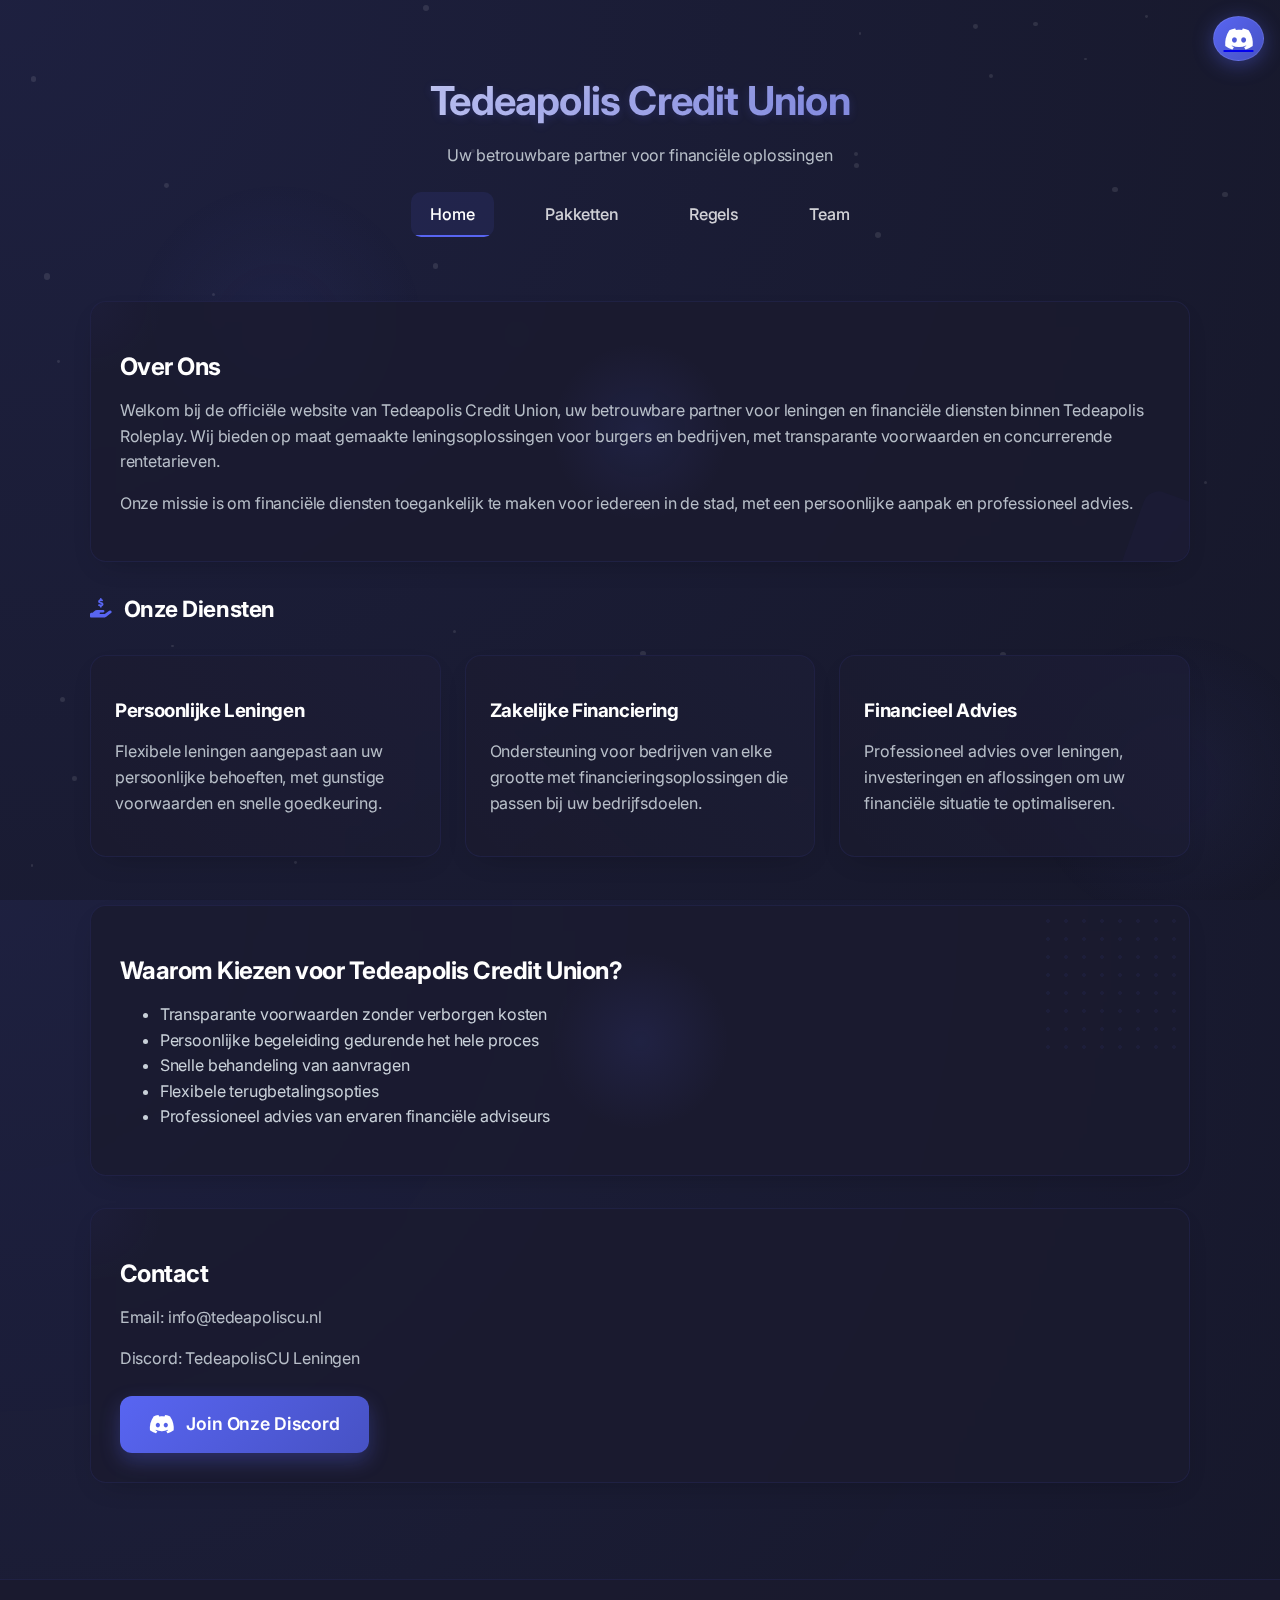
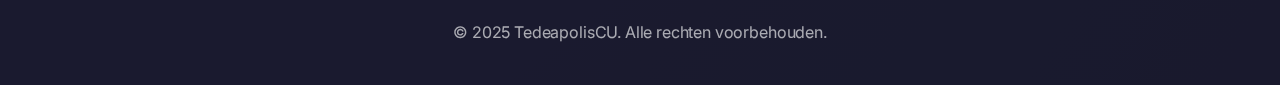
<file: index.html>
<!DOCTYPE html>
<html lang="nl">
<head>
    <meta charset="UTF-8">
    <meta name="viewport" content="width=device-width, initial-scale=1.0">
    <title>TedeapolisCU - Uw Betrouwbare Leningpartner</title>
    <link href="https://fonts.googleapis.com/css2?family=Inter:wght@300;400;500;600;700&family=Roboto+Mono:wght@400;600&display=swap" rel="stylesheet">
    <link rel="stylesheet" href="https://cdnjs.cloudflare.com/ajax/libs/font-awesome/6.4.0/css/all.min.css">
    <link rel="stylesheet" href="css/styles.css">
    <link rel"icon" href="x.ico" type"images/x-icon">
</head>
<body>
    <!-- Animated background -->
    <div class="animated-bg">
        <div class="glow-effect" style="top: 20%; left: 10%;"></div>
        <div class="glow-effect" style="top: 70%; left: 80%;"></div>
    </div>
    
    <header>
        <a href="https://discord.gg/hR5jJbNChc" class="discord-corner" title="Join onze Discord">
            <i class="fab fa-discord"></i>
        </a>
        <h1>Tedeapolis Credit Union</h1>
        <p>Uw betrouwbare partner voor financiële oplossingen</p>
        <nav class="nav">
            <a href="index.html" class="nav-link active">Home</a>
            <a href="pakketten.html" class="nav-link">Pakketten</a>
            <a href="regels.html" class="nav-link">Regels</a>
            <a href="team.html" class="nav-link">Team</a>
        </nav>
    </header>

    <div class="container">
        <section class="glass-card">
            <div class="shape circle"></div>
            <div class="shape square"></div>
            <div class="glow"></div>
            <h2>Over Ons</h2>
            <p>Welkom bij de officiële website van Tedeapolis Credit Union, uw betrouwbare partner voor leningen en financiële diensten binnen Tedeapolis Roleplay. Wij bieden op maat gemaakte leningsoplossingen voor burgers en bedrijven, met transparante voorwaarden en concurrerende rentetarieven.</p>
            <p>Onze missie is om financiële diensten toegankelijk te maken voor iedereen in de stad, met een persoonlijke aanpak en professioneel advies.</p>
        </section>

        <section>
            <h2 class="section-title"><i class="fas fa-hand-holding-usd"></i> Onze Diensten</h2>
            <div class="services">
                <div class="service-card">
                    <div class="service-content">
                        <h3>Persoonlijke Leningen</h3>
                        <p>Flexibele leningen aangepast aan uw persoonlijke behoeften, met gunstige voorwaarden en snelle goedkeuring.</p>
                    </div>
                </div>
                <div class="service-card">
                    <div class="service-content">
                        <h3>Zakelijke Financiering</h3>
                        <p>Ondersteuning voor bedrijven van elke grootte met financieringsoplossingen die passen bij uw bedrijfsdoelen.</p>
                    </div>
                </div>
                <div class="service-card">
                    <div class="service-content">
                        <h3>Financieel Advies</h3>
                        <p>Professioneel advies over leningen, investeringen en aflossingen om uw financiële situatie te optimaliseren.</p>
                    </div>
                </div>
            </div>
        </section>

        <section class="glass-card">
            <div class="shape dots"></div>
            <div class="glow"></div>
            <h2>Waarom Kiezen voor Tedeapolis Credit Union?</h2>
            <ul>
                <li>Transparante voorwaarden zonder verborgen kosten</li>
                <li>Persoonlijke begeleiding gedurende het hele proces</li>
                <li>Snelle behandeling van aanvragen</li>
                <li>Flexibele terugbetalingsopties</li>
                <li>Professioneel advies van ervaren financiële adviseurs</li>
            </ul>
        </section>

        <section class="glass-card">
            <div class="shape circle"></div>
            <h2>Contact</h2>
            <div class="contact-info">
                <p>Email: info@tedeapoliscu.nl</p>
                <p>Discord: TedeapolisCU Leningen</p>
            </div>
            
            <div class="buttons">
                <a href="https://discord.gg/hR5jJbNChc" class="discord-button">
                    <i class="fab fa-discord discord-icon"></i> Join Onze Discord
                </a>
            </div>
        </section>
    </div>

    <footer>
        <p>&copy; 2025 TedeapolisCU. Alle rechten voorbehouden.</p>
    </footer>

    <script>
        function createStars() {
            const bg = document.querySelector('.animated-bg');
            const numberOfStars = 50;
            
            for (let i = 0; i < numberOfStars; i++) {
                const star = document.createElement('div');
                star.classList.add('star');
                
                const size = Math.random() * 5 + 2;
                star.style.width = `${size}px`;
                star.style.height = `${size}px`;
                
                star.style.top = `${Math.random() * 100}%`;
                star.style.left = `${Math.random() * 100}%`;
                
                star.style.animationDelay = `${Math.random() * 8}s`;
                
                bg.appendChild(star);
            }
        }
        
        document.addEventListener('DOMContentLoaded', createStars);
    </script>
</body>
</html>
</file>
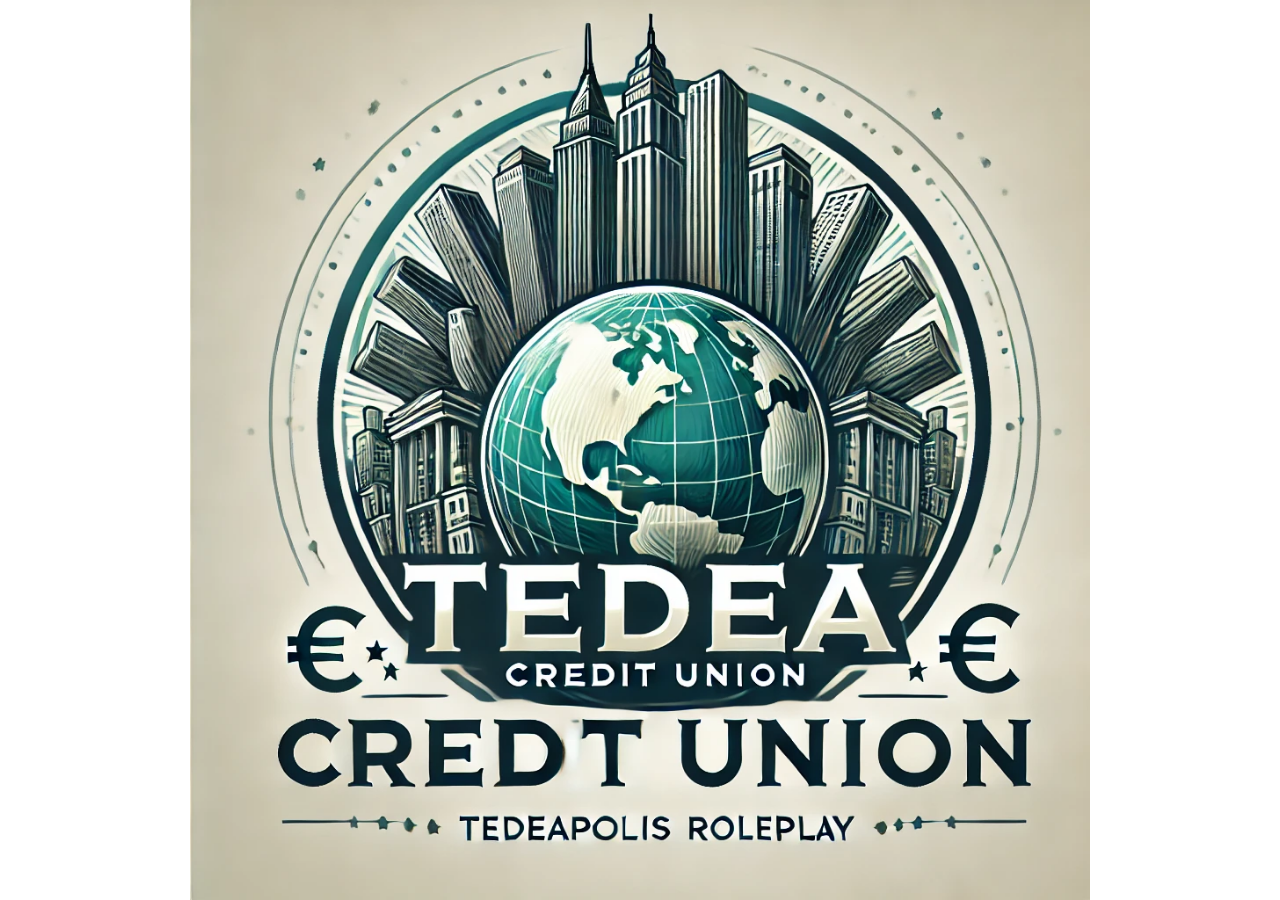
<file: logo.html>
<!DOCTYPE html>
<html>
<head>
    <title>TedeapolisCU Logo</title>
    <link rel="icon" href="images/favicon.ico" type="image/x-icon">
    <meta name="robots" content="noindex">
    <style>
        body, html {
            margin: 0;
            padding: 0;
            height: 100%;
            width: 100%;
            background: transparent;
            display: flex;
            justify-content: center;
            align-items: center;
            overflow: hidden;
        }
        img {
            max-width: 100%;
            max-height: 100%;
            object-fit: contain;
        }
    </style>
</head>
<body>
    <img id="logoImage" alt="TedeapolisCU Logo">

    <script>
        const urlParams = new URLSearchParams(window.location.search);
        const logoType = urlParams.get('type') || 'default';
        
        const logoMap = {
            'default': 'images/tedeapoliscu.png',
            'favicon': 'images/favicon.ico',
        };
        
        const logoPath = logoMap[logoType] || logoMap['default'];
        document.getElementById('logoImage').src = logoPath;
    </script>
</body>
</html>
</file>
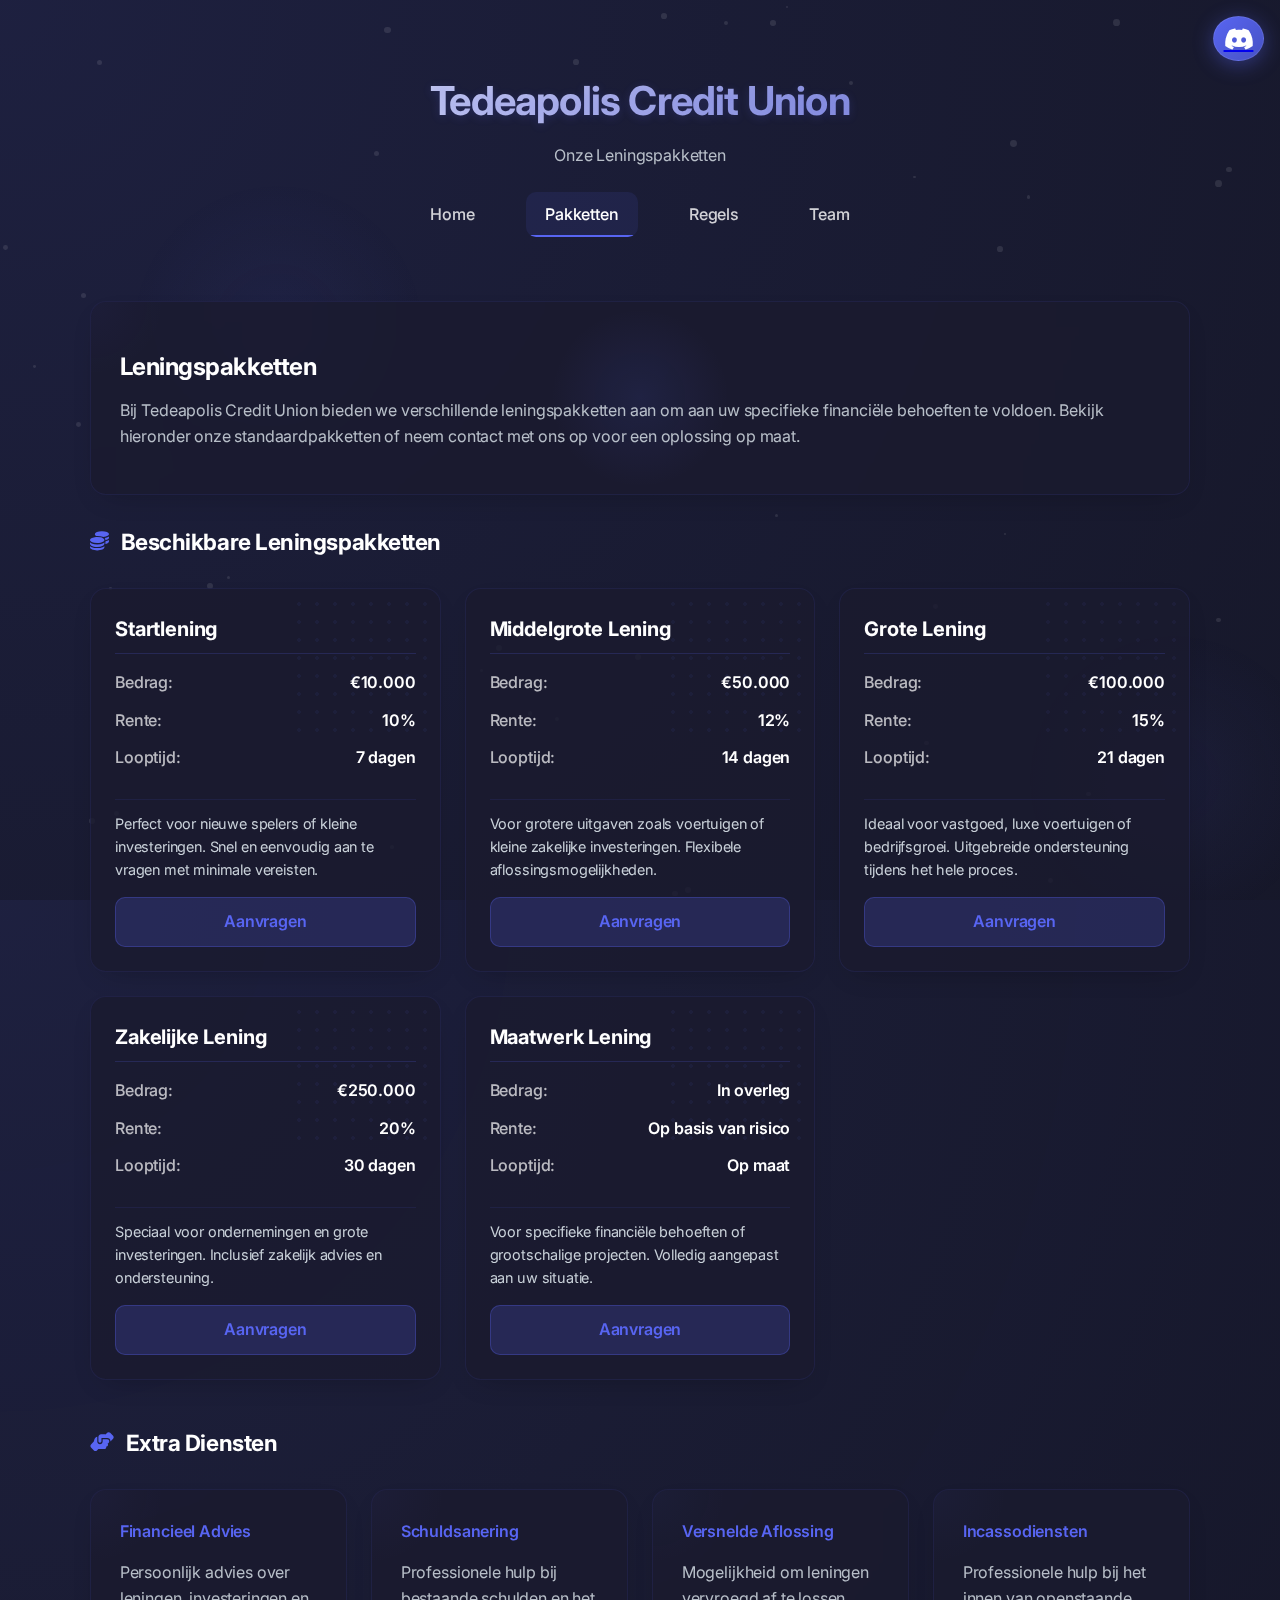
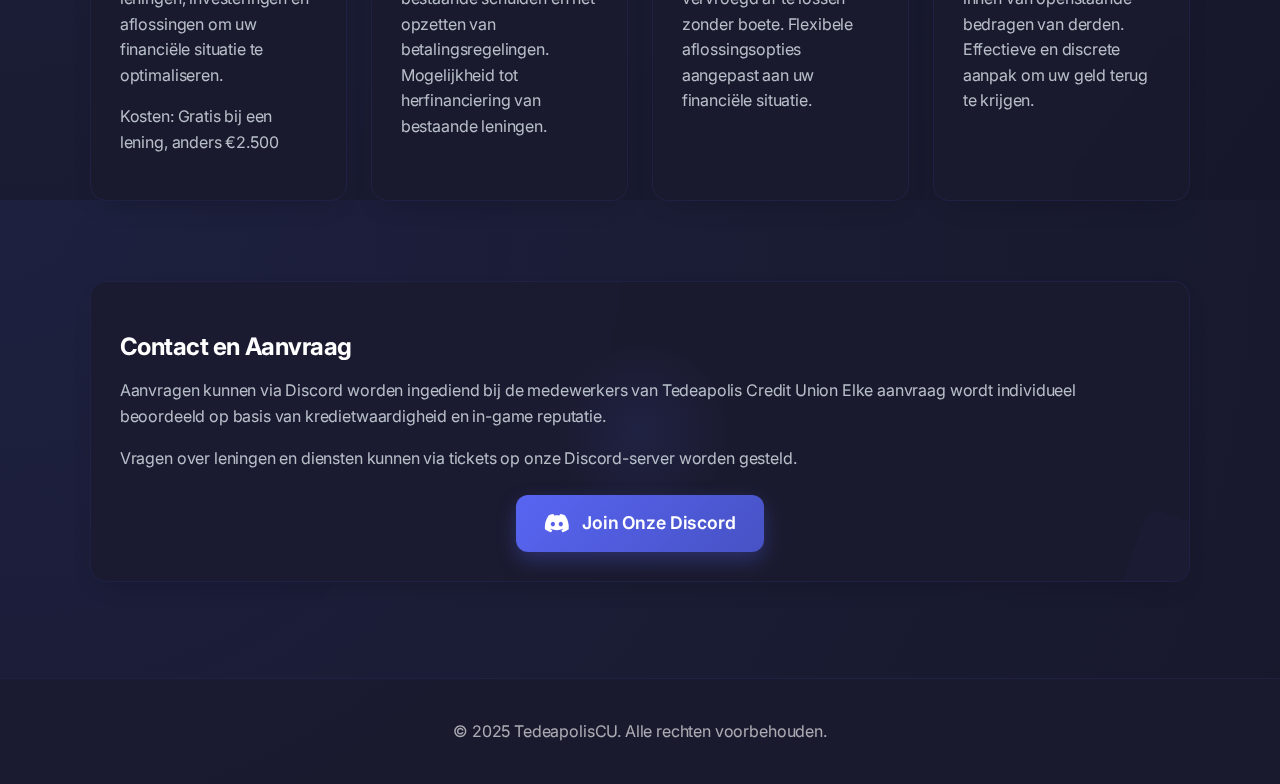
<file: pakketten.html>
<!DOCTYPE html>
<html lang="nl">
<head>
    <meta charset="UTF-8">
    <meta name="viewport" content="width=device-width, initial-scale=1.0">
    <title>Leningspakketten - Tedeapolis Credit Union</title>
    <link href="https://fonts.googleapis.com/css2?family=Inter:wght@300;400;500;600;700&family=Roboto+Mono:wght@400;600&display=swap" rel="stylesheet">
    <link rel="stylesheet" href="https://cdnjs.cloudflare.com/ajax/libs/font-awesome/6.4.0/css/all.min.css">
    <link rel="stylesheet" href="css/styles.css">
</head>
<body>
    <!-- Animated background -->
    <div class="animated-bg">
        <div class="glow-effect" style="top: 20%; left: 10%;"></div>
        <div class="glow-effect" style="top: 70%; left: 80%;"></div>
    </div>
    
    <header>
        <a href="https://discord.gg/hR5jJbNChc" class="discord-corner" title="Join onze Discord">
            <i class="fab fa-discord"></i>
        </a>
        <h1>Tedeapolis Credit Union</h1>
        <p>Onze Leningspakketten</p>
        <nav class="nav">
            <a href="index.html" class="nav-link">Home</a>
            <a href="pakketten.html" class="nav-link active">Pakketten</a>
            <a href="regels.html" class="nav-link">Regels</a>
            <a href="team.html" class="nav-link">Team</a>
        </nav>
    </header>

    <div class="container">
        <section class="glass-card">
            <div class="shape circle"></div>
            <div class="glow"></div>
            <h2>Leningspakketten</h2>
            <p>Bij Tedeapolis Credit Union bieden we verschillende leningspakketten aan om aan uw specifieke financiële behoeften te voldoen. Bekijk hieronder onze standaardpakketten of neem contact met ons op voor een oplossing op maat.</p>
        </section>

        <section>
            <h2 class="section-title"><i class="fas fa-coins"></i> Beschikbare Leningspakketten</h2>
            
            <div class="loan-packages">
                <div class="loan-card">
                    <div class="shape dots"></div>
                    <div class="loan-title">Startlening</div>
                    <div class="loan-details">
                        <div class="loan-detail">
                            <span class="detail-label">Bedrag:</span>
                            <span class="detail-value">€10.000</span>
                        </div>
                        <div class="loan-detail">
                            <span class="detail-label">Rente:</span>
                            <span class="detail-value">10%</span>
                        </div>
                        <div class="loan-detail">
                            <span class="detail-label">Looptijd:</span>
                            <span class="detail-value">7 dagen</span>
                        </div>
                    </div>
                    <div class="loan-desc">
                        Perfect voor nieuwe spelers of kleine investeringen. Snel en eenvoudig aan te vragen met minimale vereisten.
                    </div>
                    <a href="https://discord.gg/hR5jJbNChc" class="apply-button">Aanvragen</a>
                </div>
                
                <div class="loan-card">
                    <div class="shape dots"></div>
                    <div class="loan-title">Middelgrote Lening</div>
                    <div class="loan-details">
                        <div class="loan-detail">
                            <span class="detail-label">Bedrag:</span>
                            <span class="detail-value">€50.000</span>
                        </div>
                        <div class="loan-detail">
                            <span class="detail-label">Rente:</span>
                            <span class="detail-value">12%</span>
                        </div>
                        <div class="loan-detail">
                            <span class="detail-label">Looptijd:</span>
                            <span class="detail-value">14 dagen</span>
                        </div>
                    </div>
                    <div class="loan-desc">
                        Voor grotere uitgaven zoals voertuigen of kleine zakelijke investeringen. Flexibele aflossingsmogelijkheden.
                    </div>
                    <a href="https://discord.gg/hR5jJbNChc" class="apply-button">Aanvragen</a>
                </div>
                
                <div class="loan-card">
                    <div class="shape dots"></div>
                    <div class="loan-title">Grote Lening</div>
                    <div class="loan-details">
                        <div class="loan-detail">
                            <span class="detail-label">Bedrag:</span>
                            <span class="detail-value">€100.000</span>
                        </div>
                        <div class="loan-detail">
                            <span class="detail-label">Rente:</span>
                            <span class="detail-value">15%</span>
                        </div>
                        <div class="loan-detail">
                            <span class="detail-label">Looptijd:</span>
                            <span class="detail-value">21 dagen</span>
                        </div>
                    </div>
                    <div class="loan-desc">
                        Ideaal voor vastgoed, luxe voertuigen of bedrijfsgroei. Uitgebreide ondersteuning tijdens het hele proces.
                    </div>
                    <a href="https://discord.gg/hR5jJbNChc" class="apply-button">Aanvragen</a>
                </div>
                
                <div class="loan-card">
                    <div class="shape dots"></div>
                    <div class="loan-title">Zakelijke Lening</div>
                    <div class="loan-details">
                        <div class="loan-detail">
                            <span class="detail-label">Bedrag:</span>
                            <span class="detail-value">€250.000</span>
                        </div>
                        <div class="loan-detail">
                            <span class="detail-label">Rente:</span>
                            <span class="detail-value">20%</span>
                        </div>
                        <div class="loan-detail">
                            <span class="detail-label">Looptijd:</span>
                            <span class="detail-value">30 dagen</span>
                        </div>
                    </div>
                    <div class="loan-desc">
                        Speciaal voor ondernemingen en grote investeringen. Inclusief zakelijk advies en ondersteuning.
                    </div>
                    <a href="https://discord.gg/hR5jJbNChc" class="apply-button">Aanvragen</a>
                </div>
                
                <div class="loan-card">
                    <div class="shape dots"></div>
                    <div class="loan-title">Maatwerk Lening</div>
                    <div class="loan-details">
                        <div class="loan-detail">
                            <span class="detail-label">Bedrag:</span>
                            <span class="detail-value">In overleg</span>
                        </div>
                        <div class="loan-detail">
                            <span class="detail-label">Rente:</span>
                            <span class="detail-value">Op basis van risico</span>
                        </div>
                        <div class="loan-detail">
                            <span class="detail-label">Looptijd:</span>
                            <span class="detail-value">Op maat</span>
                        </div>
                    </div>
                    <div class="loan-desc">
                        Voor specifieke financiële behoeften of grootschalige projecten. Volledig aangepast aan uw situatie.
                    </div>
                    <a href="https://discord.gg/hR5jJbNChc" class="apply-button">Aanvragen</a>
                </div>
            </div>
        </section>
        
        <section>
            <h2 class="section-title"><i class="fas fa-hands-helping"></i> Extra Diensten</h2>
            
            <div class="extra-services">
                <div class="glass-card">
                    <div class="shape circle"></div>
                    <div class="service-title">Financieel Advies</div>
                    <p>Persoonlijk advies over leningen, investeringen en aflossingen om uw financiële situatie te optimaliseren.</p>
                    <p>Kosten: Gratis bij een lening, anders €2.500</p>
                </div>
                
                <div class="glass-card">
                    <div class="shape circle"></div>
                    <div class="service-title">Schuldsanering</div>
                    <p>Professionele hulp bij bestaande schulden en het opzetten van betalingsregelingen. Mogelijkheid tot herfinanciering van bestaande leningen.</p>
                </div>
                
                <div class="glass-card">
                    <div class="shape circle"></div>
                    <div class="service-title">Versnelde Aflossing</div>
                    <p>Mogelijkheid om leningen vervroegd af te lossen zonder boete. Flexibele aflossingsopties aangepast aan uw financiële situatie.</p>
                </div>
                
                <div class="glass-card">
                    <div class="shape circle"></div>
                    <div class="service-title">Incassodiensten</div>
                    <p>Professionele hulp bij het innen van openstaande bedragen van derden. Effectieve en discrete aanpak om uw geld terug te krijgen.</p>
                </div>
            </div>
        </section>
        
        <section class="glass-card">
            <div class="shape square"></div>
            <div class="glow"></div>
            <h2>Contact en Aanvraag</h2>
            <p>Aanvragen kunnen via Discord worden ingediend bij de medewerkers van Tedeapolis Credit Union Elke aanvraag wordt individueel beoordeeld op basis van kredietwaardigheid en in-game reputatie.</p>
            <p>Vragen over leningen en diensten kunnen via tickets op onze Discord-server worden gesteld.</p>
            <div class="buttons" style="justify-content: center; margin-top: 1.5rem;">
                <a href="https://discord.gg/hR5jJbNChc" class="discord-button">
                    <i class="fab fa-discord discord-icon"></i> Join Onze Discord
                </a>
            </div>
        </section>
    </div>

    <footer>
        <p>&copy; 2025 TedeapolisCU. Alle rechten voorbehouden.</p>
    </footer>

    <script>
        function createStars() {
            const bg = document.querySelector('.animated-bg');
            const numberOfStars = 50;
            
            for (let i = 0; i < numberOfStars; i++) {
                const star = document.createElement('div');
                star.classList.add('star');
                
                const size = Math.random() * 5 + 2;
                star.style.width = `${size}px`;
                star.style.height = `${size}px`;
                
                star.style.top = `${Math.random() * 100}%`;
                star.style.left = `${Math.random() * 100}%`;
                
                star.style.animationDelay = `${Math.random() * 8}s`;
                
                bg.appendChild(star);
            }
        }
        
        document.addEventListener('DOMContentLoaded', createStars);
    </script>
</body>
</html>
</file>
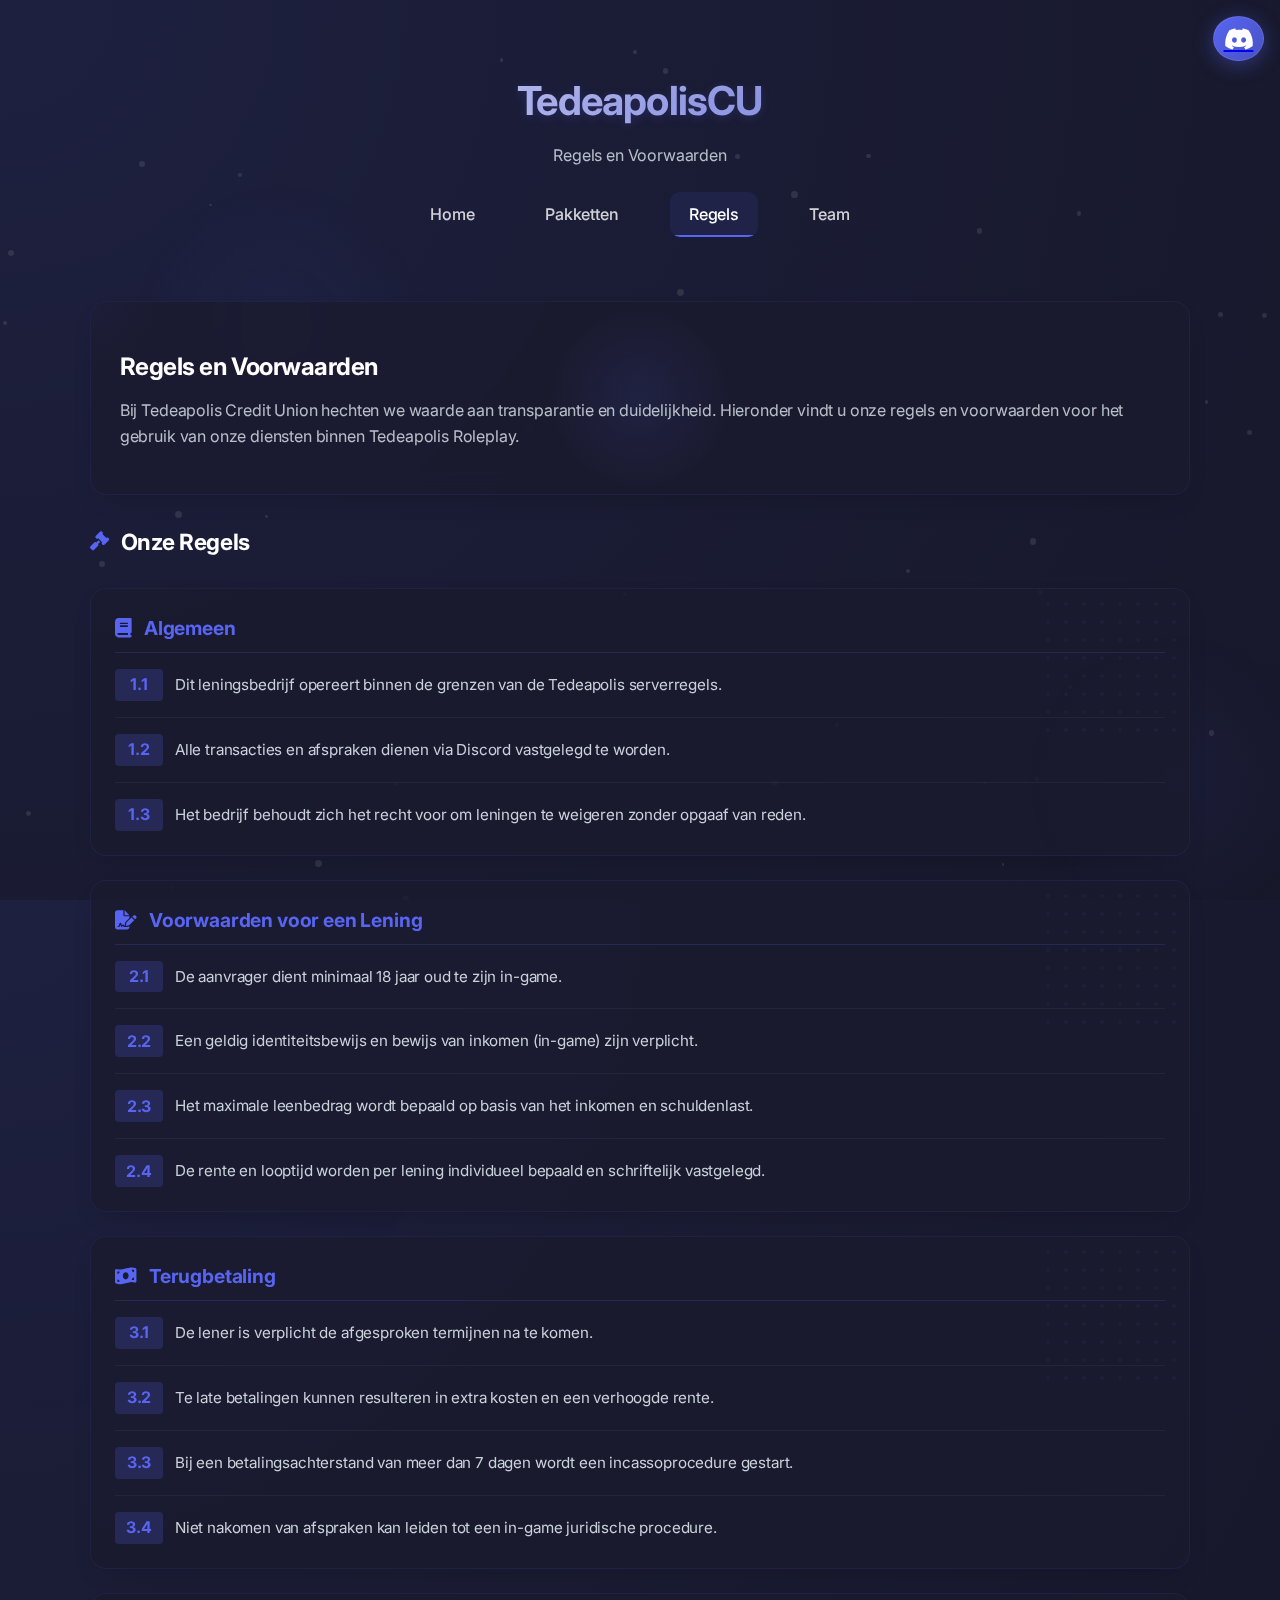
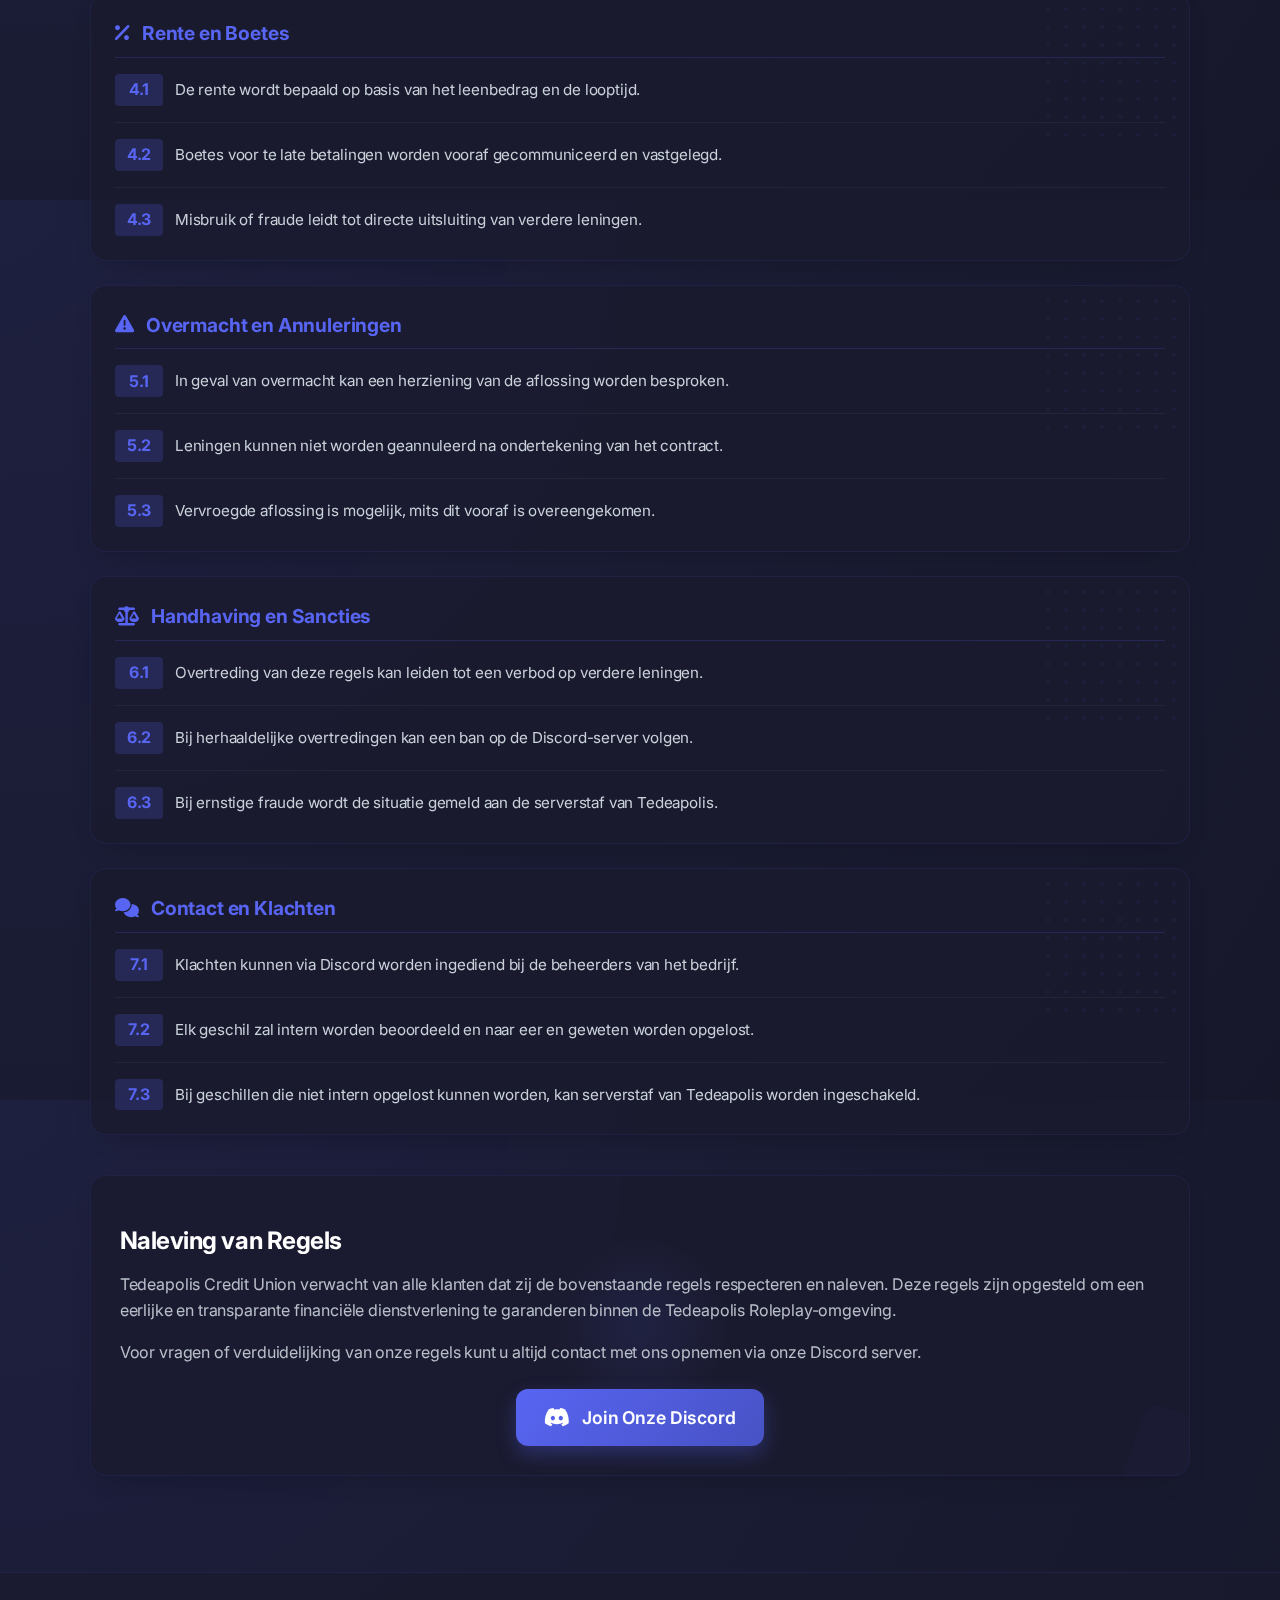
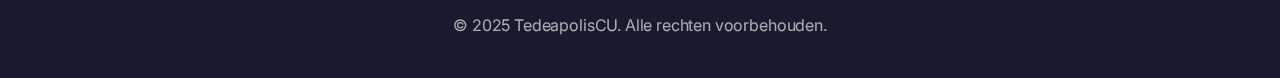
<file: regels.html>
<!DOCTYPE html>
<html lang="nl">
<head>
    <meta charset="UTF-8">
    <meta name="viewport" content="width=device-width, initial-scale=1.0">
    <title>Regels - TedeapolisCU</title>
    <link href="https://fonts.googleapis.com/css2?family=Inter:wght@300;400;500;600;700&family=Roboto+Mono:wght@400;600&display=swap" rel="stylesheet">
    <link rel="stylesheet" href="https://cdnjs.cloudflare.com/ajax/libs/font-awesome/6.4.0/css/all.min.css">
    <link rel="stylesheet" href="css/styles.css">
</head>
<body>
    <!-- Animated background -->
    <div class="animated-bg">
        <div class="glow-effect" style="top: 20%; left: 10%;"></div>
        <div class="glow-effect" style="top: 70%; left: 80%;"></div>
    </div>
    
    <header>
        <a href="https://discord.gg/hR5jJbNChc" class="discord-corner" title="Join onze Discord">
            <i class="fab fa-discord"></i>
        </a>
        <h1>TedeapolisCU</h1>
        <p>Regels en Voorwaarden</p>
        <nav class="nav">
            <a href="index.html" class="nav-link">Home</a>
            <a href="pakketten.html" class="nav-link">Pakketten</a>
            <a href="regels.html" class="nav-link active">Regels</a>
            <a href="team.html" class="nav-link">Team</a>
        </nav>
    </header>

    <div class="container">
        <section class="glass-card">
            <div class="shape circle"></div>
            <div class="glow"></div>
            <h2>Regels en Voorwaarden</h2>
            <p>Bij Tedeapolis Credit Union hechten we waarde aan transparantie en duidelijkheid. Hieronder vindt u onze regels en voorwaarden voor het gebruik van onze diensten binnen Tedeapolis Roleplay.</p>
        </section>

        <section class="rules-section">
            <h2 class="section-title"><i class="fas fa-gavel"></i> Onze Regels</h2>
            
            <div class="rules-category">
                <div class="shape dots"></div>
                <div class="category-title"><i class="fas fa-book"></i> Algemeen</div>
                
                <div class="rule-item">
                    <span class="rule-number">1.1</span>
                    <span class="rule-text">Dit leningsbedrijf opereert binnen de grenzen van de Tedeapolis serverregels.</span>
                </div>
                <div class="rule-item">
                    <span class="rule-number">1.2</span>
                    <span class="rule-text">Alle transacties en afspraken dienen via Discord vastgelegd te worden.</span>
                </div>
                <div class="rule-item">
                    <span class="rule-number">1.3</span>
                    <span class="rule-text">Het bedrijf behoudt zich het recht voor om leningen te weigeren zonder opgaaf van reden.</span>
                </div>
            </div>
            
            <div class="rules-category">
                <div class="shape dots"></div>
                <div class="category-title"><i class="fas fa-file-signature"></i> Voorwaarden voor een Lening</div>
                
                <div class="rule-item">
                    <span class="rule-number">2.1</span>
                    <span class="rule-text">De aanvrager dient minimaal 18 jaar oud te zijn in-game.</span>
                </div>
                <div class="rule-item">
                    <span class="rule-number">2.2</span>
                    <span class="rule-text">Een geldig identiteitsbewijs en bewijs van inkomen (in-game) zijn verplicht.</span>
                </div>
                <div class="rule-item">
                    <span class="rule-number">2.3</span>
                    <span class="rule-text">Het maximale leenbedrag wordt bepaald op basis van het inkomen en schuldenlast.</span>
                </div>
                <div class="rule-item">
                    <span class="rule-number">2.4</span>
                    <span class="rule-text">De rente en looptijd worden per lening individueel bepaald en schriftelijk vastgelegd.</span>
                </div>
            </div>
            
            <div class="rules-category">
                <div class="shape dots"></div>
                <div class="category-title"><i class="fas fa-money-bill-wave"></i> Terugbetaling</div>
                
                <div class="rule-item">
                    <span class="rule-number">3.1</span>
                    <span class="rule-text">De lener is verplicht de afgesproken termijnen na te komen.</span>
                </div>
                <div class="rule-item">
                    <span class="rule-number">3.2</span>
                    <span class="rule-text">Te late betalingen kunnen resulteren in extra kosten en een verhoogde rente.</span>
                </div>
                <div class="rule-item">
                    <span class="rule-number">3.3</span>
                    <span class="rule-text">Bij een betalingsachterstand van meer dan 7 dagen wordt een incassoprocedure gestart.</span>
                </div>
                <div class="rule-item">
                    <span class="rule-number">3.4</span>
                    <span class="rule-text">Niet nakomen van afspraken kan leiden tot een in-game juridische procedure.</span>
                </div>
            </div>
            
            <div class="rules-category">
                <div class="shape dots"></div>
                <div class="category-title"><i class="fas fa-percentage"></i> Rente en Boetes</div>
                
                <div class="rule-item">
                    <span class="rule-number">4.1</span>
                    <span class="rule-text">De rente wordt bepaald op basis van het leenbedrag en de looptijd.</span>
                </div>
                <div class="rule-item">
                    <span class="rule-number">4.2</span>
                    <span class="rule-text">Boetes voor te late betalingen worden vooraf gecommuniceerd en vastgelegd.</span>
                </div>
                <div class="rule-item">
                    <span class="rule-number">4.3</span>
                    <span class="rule-text">Misbruik of fraude leidt tot directe uitsluiting van verdere leningen.</span>
                </div>
            </div>
            
            <div class="rules-category">
                <div class="shape dots"></div>
                <div class="category-title"><i class="fas fa-exclamation-triangle"></i> Overmacht en Annuleringen</div>
                
                <div class="rule-item">
                    <span class="rule-number">5.1</span>
                    <span class="rule-text">In geval van overmacht kan een herziening van de aflossing worden besproken.</span>
                </div>
                <div class="rule-item">
                    <span class="rule-number">5.2</span>
                    <span class="rule-text">Leningen kunnen niet worden geannuleerd na ondertekening van het contract.</span>
                </div>
                <div class="rule-item">
                    <span class="rule-number">5.3</span>
                    <span class="rule-text">Vervroegde aflossing is mogelijk, mits dit vooraf is overeengekomen.</span>
                </div>
            </div>
            
            <div class="rules-category">
                <div class="shape dots"></div>
                <div class="category-title"><i class="fas fa-balance-scale"></i> Handhaving en Sancties</div>
                
                <div class="rule-item">
                    <span class="rule-number">6.1</span>
                    <span class="rule-text">Overtreding van deze regels kan leiden tot een verbod op verdere leningen.</span>
                </div>
                <div class="rule-item">
                    <span class="rule-number">6.2</span>
                    <span class="rule-text">Bij herhaaldelijke overtredingen kan een ban op de Discord-server volgen.</span>
                </div>
                <div class="rule-item">
                    <span class="rule-number">6.3</span>
                    <span class="rule-text">Bij ernstige fraude wordt de situatie gemeld aan de serverstaf van Tedeapolis.</span>
                </div>
            </div>
            
            <div class="rules-category">
                <div class="shape dots"></div>
                <div class="category-title"><i class="fas fa-comments"></i> Contact en Klachten</div>
                
                <div class="rule-item">
                    <span class="rule-number">7.1</span>
                    <span class="rule-text">Klachten kunnen via Discord worden ingediend bij de beheerders van het bedrijf.</span>
                </div>
                <div class="rule-item">
                    <span class="rule-number">7.2</span>
                    <span class="rule-text">Elk geschil zal intern worden beoordeeld en naar eer en geweten worden opgelost.</span>
                </div>
                <div class="rule-item">
                    <span class="rule-number">7.3</span>
                    <span class="rule-text">Bij geschillen die niet intern opgelost kunnen worden, kan serverstaf van Tedeapolis worden ingeschakeld.</span>
                </div>
            </div>
        </section>
        
        <section class="glass-card">
            <div class="shape square"></div>
            <div class="glow"></div>
            <h2>Naleving van Regels</h2>
            <p>Tedeapolis Credit Union verwacht van alle klanten dat zij de bovenstaande regels respecteren en naleven. Deze regels zijn opgesteld om een eerlijke en transparante financiële dienstverlening te garanderen binnen de Tedeapolis Roleplay-omgeving.</p>
            <p>Voor vragen of verduidelijking van onze regels kunt u altijd contact met ons opnemen via onze Discord server.</p>
            
            <div class="buttons" style="justify-content: center; margin-top: 1.5rem;">
                <a href="https://discord.gg/hR5jJbNChc" class="discord-button">
                    <i class="fab fa-discord discord-icon"></i> Join Onze Discord
                </a>
            </div>
        </section>
    </div>

    <footer>
        <p>&copy; 2025 TedeapolisCU. Alle rechten voorbehouden.</p>
    </footer>

    <script>
        function createStars() {
            const bg = document.querySelector('.animated-bg');
            const numberOfStars = 50;
            
            for (let i = 0; i < numberOfStars; i++) {
                const star = document.createElement('div');
                star.classList.add('star');
                
                const size = Math.random() * 5 + 2;
                star.style.width = `${size}px`;
                star.style.height = `${size}px`;

                star.style.top = `${Math.random() * 100}%`;
                star.style.left = `${Math.random() * 100}%`;

                star.style.animationDelay = `${Math.random() * 8}s`;
                
                bg.appendChild(star);
            }
        }

        document.addEventListener('DOMContentLoaded', createStars);
    </script>
</body>
</html>
</file>
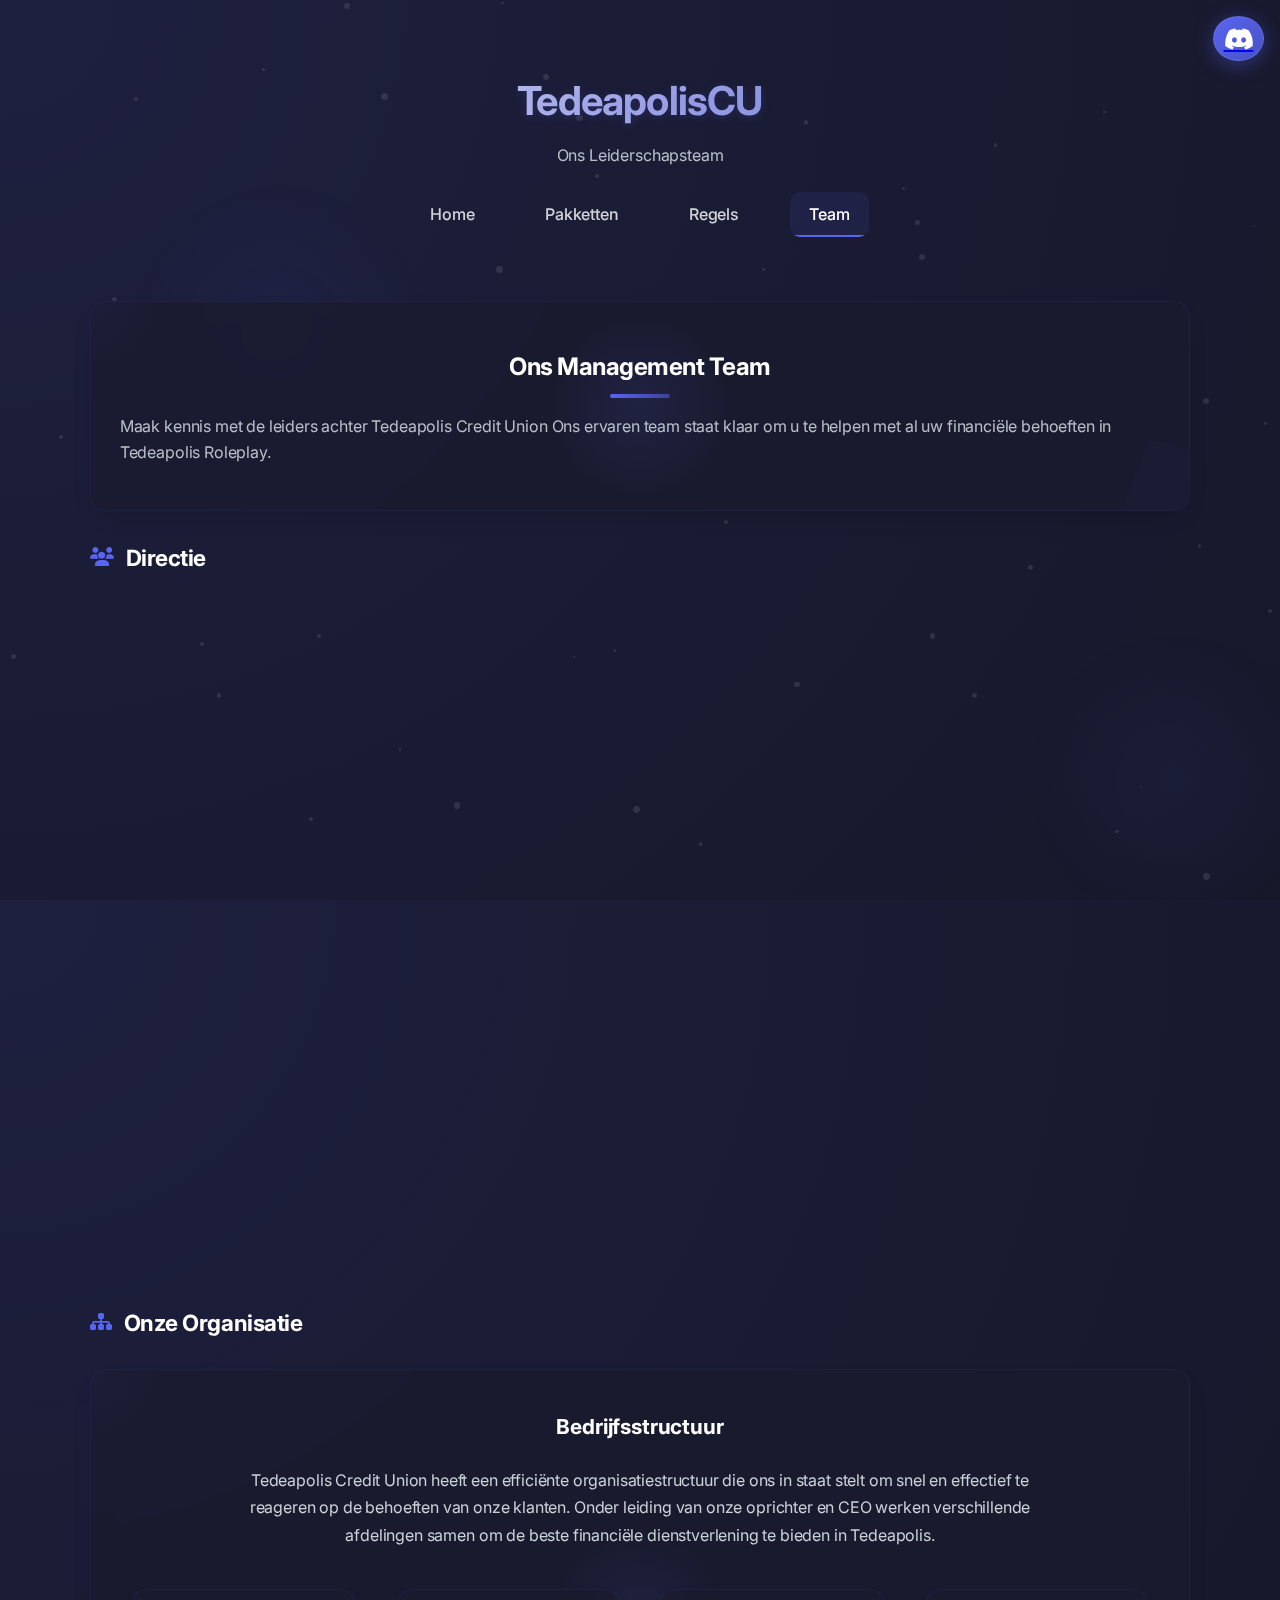
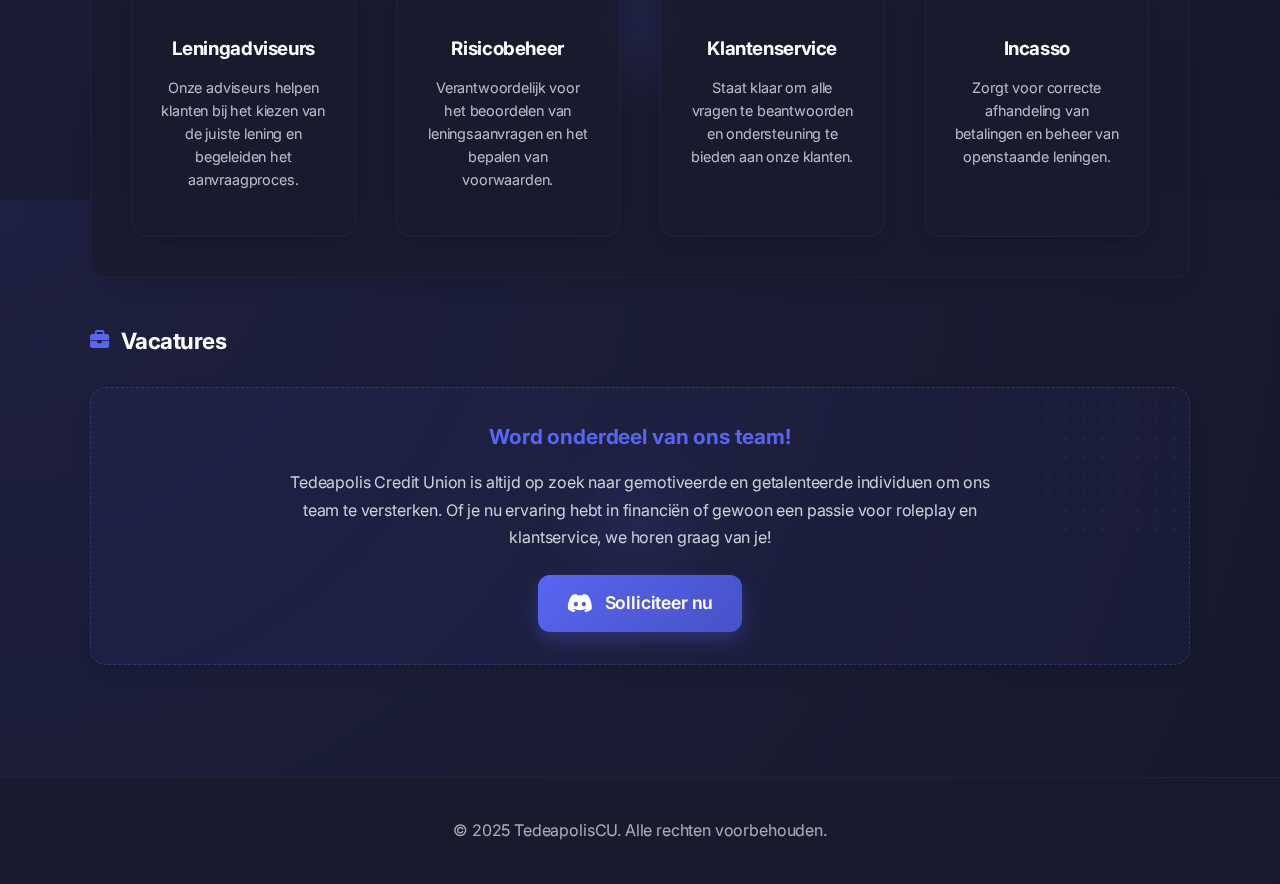
<file: team.html>
<!DOCTYPE html>
<html lang="nl">
<head>
    <meta charset="UTF-8">
    <meta name="viewport" content="width=device-width, initial-scale=1.0">
    <title>Ons Team - Tedeapolis Credit Union</title>
    <link href="https://fonts.googleapis.com/css2?family=Inter:wght@300;400;500;600;700&family=Roboto+Mono:wght@400;600&display=swap" rel="stylesheet">
    <link rel="stylesheet" href="https://cdnjs.cloudflare.com/ajax/libs/font-awesome/6.4.0/css/all.min.css">
    <link rel="stylesheet" href="css/styles.css">
</head>
<body>
    <!-- Animated background -->
    <div class="animated-bg">
        <div class="glow-effect" style="top: 20%; left: 10%;"></div>
        <div class="glow-effect" style="top: 70%; left: 80%;"></div>
    </div>
    
    <header>
        <a href="https://discord.gg/hR5jJbNChc" class="discord-corner" title="Join onze Discord">
            <i class="fab fa-discord"></i>
        </a>
        <h1>TedeapolisCU</h1>
        <p>Ons Leiderschapsteam</p>
        <nav class="nav">
            <a href="index.html" class="nav-link">Home</a>
            <a href="pakketten.html" class="nav-link">Pakketten</a>
            <a href="regels.html" class="nav-link">Regels</a>
            <a href="team.html" class="nav-link active">Team</a>
        </nav>
    </header>

    <div class="container">
        <section class="glass-card">
            <div class="shape circle"></div>
            <div class="shape square"></div>
            <div class="glow"></div>
            <h2 class="section-title-underline">Ons Management Team</h2>
            <p>Maak kennis met de leiders achter Tedeapolis Credit Union Ons ervaren team staat klaar om u te helpen met al uw financiële behoeften in Tedeapolis Roleplay.</p>
        </section>

        <section>
            <h2 class="section-title"><i class="fas fa-users"></i> Directie</h2>
            
            <div class="team-grid">
                <div class="team-member">
                    <div class="member-image" style="background-image: url('images/ali-logo.png');"></div>
                    <div class="member-info">
                        <div class="shape dots"></div>
                        <div class="member-name">Ali Ilegalie</div>
                        <div class="member-title">Founder & CEO</div>
                        <div class="member-bio">
                            Als oprichter van TedeapolisCU heeft Ali een revolutie teweeggebracht in de financiële sector van Tedeapolis. Met zijn scherpe zakelijk inzicht en innovatieve aanpak heeft hij het bedrijf naar de top gebracht. Ali staat bekend om zijn strategische visie en vermogen om kansen te zien waar anderen dat niet doen.
                        </div>
                        <div class="member-contact">
                            <div class="contact-item">
                                <i class="fas fa-envelope"></i>
                                <span>ali@tedeapoliscu.nl</span>
                            </div>
                        </div>
                        <div class="social-links">
                            <a href="#" class="social-link"><i class="fab fa-discord"></i></a>
                        </div>
                    </div>
                </div>
                
                <div class="team-member">
                    <div class="member-image" style="background-image: url('images/cedric-logo.png');"></div>
                    <div class="member-info">
                        <div class="shape dots"></div>
                        <div class="member-name">Cedric Petrov</div>
                        <div class="member-title">CEO</div>
                        <div class="member-bio">
                            Met uitgebreide ervaring in geldbeheer en verstrekking, ben ik daarnaast ook officieel cardealer bij een erkende dealer. Hierdoor heb ik diepgaande kennis van financiële transacties en geldbeheer. Bovendien ben ik hier grondig in getraind, en na vier jaar actief te zijn in TDA, heb ik een scherp inzicht ontwikkeld in zowel het verdienen als het tekortkomen van geld, evenals de werking van de economie binnen TDA.
                        </div>
                        <div class="member-contact">
                            <div class="contact-item">
                                <i class="fas fa-envelope"></i>
                                <span>cedric@tedeapoliscu.nl</span>
                            </div>
                        </div>
                        <div class="social-links">
                            <a href="#" class="social-link"><i class="fab fa-discord"></i></a>
                        </div>
                    </div>
                </div>
            </div>
        </section>
        
        <section class="org-chart">
            <h2 class="section-title"><i class="fas fa-sitemap"></i> Onze Organisatie</h2>
            
            <div class="chart-container glass-card">
                <div class="shape circle"></div>
                <div class="glow"></div>
                <div class="chart-title">Bedrijfsstructuur</div>
                <div class="chart-description">
                    Tedeapolis Credit Union heeft een efficiënte organisatiestructuur die ons in staat stelt om snel en effectief te reageren op de behoeften van onze klanten. Onder leiding van onze oprichter en CEO werken verschillende afdelingen samen om de beste financiële dienstverlening te bieden in Tedeapolis.
                </div>
                
                <div class="team-grid" style="grid-template-columns: repeat(auto-fit, minmax(220px, 1fr));">
                    <div class="glass-card" style="margin-bottom: 0;">
                        <h3 style="text-align: center; margin-bottom: 0.5rem;">Leningadviseurs</h3>
                        <p style="text-align: center; font-size: 0.9rem;">Onze adviseurs helpen klanten bij het kiezen van de juiste lening en begeleiden het aanvraagproces.</p>
                    </div>
                    
                    <div class="glass-card" style="margin-bottom: 0;">
                        <h3 style="text-align: center; margin-bottom: 0.5rem;">Risicobeheer</h3>
                        <p style="text-align: center; font-size: 0.9rem;">Verantwoordelijk voor het beoordelen van leningsaanvragen en het bepalen van voorwaarden.</p>
                    </div>
                    
                    <div class="glass-card" style="margin-bottom: 0;">
                        <h3 style="text-align: center; margin-bottom: 0.5rem;">Klantenservice</h3>
                        <p style="text-align: center; font-size: 0.9rem;">Staat klaar om alle vragen te beantwoorden en ondersteuning te bieden aan onze klanten.</p>
                    </div>
                    
                    <div class="glass-card" style="margin-bottom: 0;">
                        <h3 style="text-align: center; margin-bottom: 0.5rem;">Incasso</h3>
                        <p style="text-align: center; font-size: 0.9rem;">Zorgt voor correcte afhandeling van betalingen en beheer van openstaande leningen.</p>
                    </div>
                </div>
            </div>
        </section>
        
        <section>
            <h2 class="section-title"><i class="fas fa-briefcase"></i> Vacatures</h2>
            
            <div class="vacancy-card">
                <div class="shape dots"></div>
                <div class="glow"></div>
                <div class="vacancy-title">Word onderdeel van ons team!</div>
                <div class="vacancy-desc">
                    Tedeapolis Credit Union is altijd op zoek naar gemotiveerde en getalenteerde individuen om ons team te versterken. Of je nu ervaring hebt in financiën of gewoon een passie voor roleplay en klantservice, we horen graag van je!
                </div>
                <a href="https://discord.gg/hR5jJbNChc" class="discord-button">
                    <i class="fab fa-discord discord-icon"></i> Solliciteer nu
                </a>
            </div>
        </section>
    </div>

    <footer>
        <p>&copy; 2025 TedeapolisCU. Alle rechten voorbehouden.</p>
    </footer>

    <script>
        // Voeg animatie sterren toe
        function createStars() {
            const bg = document.querySelector('.animated-bg');
            const numberOfStars = 50;
            
            for (let i = 0; i < numberOfStars; i++) {
                const star = document.createElement('div');
                star.classList.add('star');
                
                // Random size
                const size = Math.random() * 5 + 2;
                star.style.width = `${size}px`;
                star.style.height = `${size}px`;
                
                // Random position
                star.style.top = `${Math.random() * 100}%`;
                star.style.left = `${Math.random() * 100}%`;
                
                // Random delay
                star.style.animationDelay = `${Math.random() * 8}s`;
                
                bg.appendChild(star);
            }
        }
        
        // Voer de functie uit wanneer de pagina is geladen
        document.addEventListener('DOMContentLoaded', createStars);
    </script>
</body>
</html>
</file>
<file: css/styles.css>
/* styles.css */
:root {
    --accent-color: #5865F2;
    --accent-color-rgb: 88, 101, 242;
    --primary-color: #0d1117;
    --secondary-color: #5865F2;
    --text-color: #c9d1d9;
    --title-color: #ffffff;
    --subtitle-color: #8b949e;
    --sections-bg-color: #161b22;
    --transition-smooth: all 0.4s cubic-bezier(0.165, 0.84, 0.44, 1);
}

html, body {
    background: radial-gradient(circle at top left, rgba(var(--accent-color-rgb), 0.2) 0%, rgba(var(--accent-color-rgb), 0.15) 50%, rgba(var(--accent-color-rgb), 0.1) 100%), #0f0f13;
    height: 100%;
    font-family: 'Inter', sans-serif;
    margin: 0;
    padding: 0;
    line-height: 1.6;
    letter-spacing: -0.01em;
}

body {
    display: flex;
    flex-direction: column;
    min-height: 100vh;
    color: var(--text-color);
    scroll-behavior: smooth;
    text-rendering: optimizeLegibility;
    -webkit-font-smoothing: antialiased;
    -moz-osx-font-smoothing: grayscale;
}

header {
    text-align: center;
    padding: 3rem 0 2rem;
    position: relative;
    animation: fadeIn 1s ease-out forwards;
}

.container {
    max-width: 1100px;
    margin: 0 auto;
    padding: 2rem;
    flex: 1;
    position: relative;
    z-index: 1;
}

section {
    margin-bottom: 3rem;
    position: relative;
    z-index: 1;
    animation: fadeIn 0.8s ease-out forwards;
}

h1, h2, h3 {
    margin-bottom: 1rem;
    color: var(--title-color);
    font-weight: 700;
    letter-spacing: -0.02em;
    line-height: 1.3;
}

h1 {
    font-size: 2.5rem;
    margin-bottom: 0.5rem;
    background: linear-gradient(to right, #ffffff, rgba(var(--accent-color-rgb), 0.8));
    -webkit-background-clip: text;
    -webkit-text-fill-color: transparent;
    text-shadow: 0 2px 10px rgba(var(--accent-color-rgb), 0.2);
}

p {
    margin-bottom: 1rem;
    opacity: 0.9;
}

.glass-card {
    background: rgba(26, 26, 46, 0.8);
    backdrop-filter: blur(10px);
    -webkit-backdrop-filter: blur(10px);
    border: 1px solid rgba(var(--accent-color-rgb), 0.1);
    border-radius: 16px;
    padding: 1.8rem;
    transition: var(--transition-smooth);
    margin-bottom: 2rem;
    position: relative;
    overflow: hidden;
    box-shadow: 0 10px 30px -15px rgba(0, 0, 0, 0.3);
}

.glass-card:hover {
    transform: translateY(-8px);
    box-shadow: 0 15px 40px -10px rgba(var(--accent-color-rgb), 0.25);
    border-color: rgba(var(--accent-color-rgb), 0.4);
}

/* Shape decorations */
.shape {
    position: absolute;
    opacity: 0.4;
    z-index: 0;
    pointer-events: none;
    transition: var(--transition-smooth);
}

.glass-card:hover .shape {
    opacity: 0.6;
    transform: scale(1.1) rotate(-5deg);
}

.shape.circle {
    width: 150px;
    height: 150px;
    border-radius: 50%;
    background: radial-gradient(circle, rgba(var(--accent-color-rgb), 0.1) 0%, rgba(var(--accent-color-rgb), 0) 70%);
    top: -75px;
    left: -75px;
}

.shape.square {
    width: 100px;
    height: 100px;
    background: rgba(var(--accent-color-rgb), 0.08);
    border-radius: 16px;
    bottom: -40px;
    right: -40px;
    transform: rotate(20deg);
}

.shape.dots {
    width: 180px;
    height: 180px;
    background-image: radial-gradient(rgba(var(--accent-color-rgb), 0.2) 2px, transparent 2px);
    background-size: 18px 18px;
    top: -30px;
    right: -30px;
    opacity: 0.3;
}

.glow {
    position: absolute;
    width: 180px;
    height: 180px;
    background: radial-gradient(circle, rgba(var(--accent-color-rgb), 0.2) 0%, transparent 70%);
    border-radius: 50%;
    top: 50%;
    left: 50%;
    transform: translate(-50%, -50%);
    z-index: 0;
    animation: pulse 6s infinite ease-in-out;
    opacity: 0.5;
}

.discord-corner {
    position: absolute;
    top: 1rem;
    right: 1rem;
    padding: 0.6rem;
    background: linear-gradient(135deg, #5865F2, #4752c4);
    border-radius: 50%;
    display: flex;
    align-items: center;
    justify-content: center;
    box-shadow: 0 4px 20px rgba(var(--accent-color-rgb), 0.4);
    border: 1px solid rgba(255, 255, 255, 0.1);
    transition: var(--transition-smooth);
    z-index: 100;
}

.discord-corner:hover {
    transform: rotate(15deg) scale(1.1);
    box-shadow: 0 6px 25px rgba(var(--accent-color-rgb), 0.5);
}

.discord-corner i {
    font-size: 1.5rem;
    color: white;
}

footer {
    background: rgba(26, 26, 46, 0.8);
    color: rgba(255, 255, 255, 0.7);
    text-align: center;
    padding: 1.5rem 0;
    margin-top: 2rem;
    border-top: 1px solid rgba(var(--accent-color-rgb), 0.1);
    position: relative;
    z-index: 1;
}

.nav {
    display: flex;
    justify-content: center;
    gap: 2rem;
    margin-top: 1.5rem;
}

.nav-link {
    color: rgba(255, 255, 255, 0.8);
    text-decoration: none;
    font-weight: 500;
    padding: 0.6rem 1.2rem;
    border-radius: 10px;
    transition: var(--transition-smooth);
    position: relative;
    overflow: hidden;
}

.nav-link::before {
    content: '';
    position: absolute;
    bottom: 0;
    left: 0;
    width: 100%;
    height: 2px;
    background-color: var(--accent-color);
    transform: scaleX(0);
    transform-origin: right;
    transition: transform 0.4s cubic-bezier(0.86, 0, 0.07, 1);
}

.nav-link:hover::before, 
.nav-link.active::before {
    transform: scaleX(1);
    transform-origin: left;
}

.nav-link:hover, .nav-link.active {
    color: white;
    background: rgba(var(--accent-color-rgb), 0.1);
}

.section-title {
    font-size: 1.4rem;
    font-weight: 700;
    color: var(--title-color);
    margin-bottom: 2rem;
    display: flex;
    align-items: center;
    gap: 0.75rem;
    position: relative;
    z-index: 1;
}

.section-title i {
    color: var(--accent-color);
    font-size: 1.2rem;
}

.section-title-underline {
    text-align: center;
    position: relative;
}

.section-title-underline::after {
    content: '';
    display: block;
    width: 60px;
    height: 4px;
    background: linear-gradient(to right, var(--accent-color), rgba(var(--accent-color-rgb), 0.5));
    margin: 12px auto 0;
    border-radius: 2px;
}

/* Services styling */
.services {
    display: grid;
    grid-template-columns: repeat(auto-fit, minmax(300px, 1fr));
    gap: 1.5rem;
    margin-top: 1.5rem;
}

.service-card {
    background: rgba(26, 26, 46, 0.8);
    backdrop-filter: blur(10px);
    -webkit-backdrop-filter: blur(10px);
    border: 1px solid rgba(var(--accent-color-rgb), 0.1);
    border-radius: 16px;
    padding: 1.5rem;
    transition: var(--transition-smooth);
    position: relative;
    overflow: hidden;
    box-shadow: 0 10px 30px -15px rgba(0, 0, 0, 0.3);
}

.service-card::before {
    content: '';
    position: absolute;
    top: 0;
    left: 0;
    width: 100%;
    height: 100%;
    background: linear-gradient(45deg, transparent, rgba(var(--accent-color-rgb), 0.03));
    z-index: 0;
}

.service-card:hover {
    transform: translateY(-8px);
    box-shadow: 0 15px 40px -10px rgba(var(--accent-color-rgb), 0.25);
    border-color: var(--accent-color);
}

.service-content {
    position: relative;
    z-index: 1;
}

/* Team styling */
.team-grid {
    display: grid;
    grid-template-columns: repeat(auto-fit, minmax(300px, 1fr));
    gap: 2.5rem;
}

.team-member {
    background: rgba(26, 26, 46, 0.8);
    border: 1px solid rgba(var(--accent-color-rgb), 0.1);
    border-radius: 16px;
    overflow: hidden;
    transition: var(--transition-smooth);
    animation: fadeInUp 0.8s ease-out forwards;
    opacity: 0;
    transform: translateY(20px);
    position: relative;
    box-shadow: 0 10px 30px -15px rgba(0, 0, 0, 0.3);
}

.team-member:hover {
    transform: translateY(-12px);
    box-shadow: 0 20px 40px -10px rgba(var(--accent-color-rgb), 0.3);
    border-color: var(--accent-color);
}

.member-image {
    width: 100%;
    height: 200px;
    background-size: contain;
    background-position: center;
    background-repeat: no-repeat;
    position: relative;
    transition: var(--transition-smooth);
}

.team-member:hover .member-image {
    transform: scale(1.05);
}

.member-image::after {
    content: '';
    position: absolute;
    bottom: 0;
    left: 0;
    width: 100%;
    height: 60%;
    background: linear-gradient(to top, rgba(26, 26, 46, 1), transparent);
    z-index: 1;
}

.member-info {
    padding: 1.8rem;
    position: relative;
    z-index: 2;
}

.member-name {
    font-size: 1.5rem;
    font-weight: 700;
    color: var(--title-color);
    margin-bottom: 0.5rem;
    transition: var(--transition-smooth);
}

.team-member:hover .member-name {
    color: var(--accent-color);
}

.member-title {
    display: inline-block;
    background: rgba(var(--accent-color-rgb), 0.15);
    color: var(--accent-color);
    font-weight: 600;
    padding: 0.4rem 1rem;
    border-radius: 30px;
    font-size: 0.85rem;
    margin-bottom: 1.2rem;
    border: 1px solid rgba(var(--accent-color-rgb), 0.3);
    transition: var(--transition-smooth);
}

.team-member:hover .member-title {
    background: rgba(var(--accent-color-rgb), 0.25);
    transform: translateX(5px);
}

.member-bio {
    color: var(--text-color);
    margin-bottom: 1.5rem;
    line-height: 1.7;
    font-size: 0.95rem;
}

.member-contact {
    display: flex;
    gap: 1rem;
}

.contact-item {
    display: flex;
    align-items: center;
    gap: 0.5rem;
    color: rgba(255, 255, 255, 0.7);
    font-size: 0.9rem;
    transition: var(--transition-smooth);
}

.contact-item:hover {
    color: var(--accent-color);
    transform: translateX(3px);
}

.contact-item i {
    color: var(--accent-color);
}

.social-links {
    display: flex;
    gap: 0.75rem;
    margin-top: 1.5rem;
}

.social-link {
    display: flex;
    align-items: center;
    justify-content: center;
    width: 40px;
    height: 40px;
    background: rgba(var(--accent-color-rgb), 0.1);
    border-radius: 50%;
    color: var(--accent-color);
    transition: var(--transition-smooth);
    border: 1px solid rgba(var(--accent-color-rgb), 0.2);
    position: relative;
    overflow: hidden;
}

.social-link::before {
    content: '';
    position: absolute;
    top: 0;
    left: 0;
    width: 100%;
    height: 100%;
    background: var(--accent-color);
    transform: translateY(100%);
    transition: transform 0.4s cubic-bezier(0.17, 0.67, 0.83, 0.67);
    z-index: -1;
}

.social-link:hover::before {
    transform: translateY(0);
}

.social-link:hover {
    color: white;
    transform: translateY(-5px);
    box-shadow: 0 5px 15px rgba(var(--accent-color-rgb), 0.4);
}

.chart-container {
    background: rgba(26, 26, 46, 0.8);
    border: 1px solid rgba(var(--accent-color-rgb), 0.1);
    border-radius: 16px;
    padding: 2.5rem;
    box-shadow: 0 10px 30px -15px rgba(0, 0, 0, 0.3);
}

.chart-title {
    font-size: 1.3rem;
    font-weight: 700;
    color: var(--title-color);
    margin-bottom: 1.5rem;
    text-align: center;
}

.chart-description {
    color: var(--text-color);
    text-align: center;
    margin-bottom: 2.5rem;
    max-width: 800px;
    margin-left: auto;
    margin-right: auto;
    line-height: 1.7;
}

/* Loan packages styling */
.loan-packages {
    display: grid;
    grid-template-columns: repeat(auto-fit, minmax(280px, 1fr));
    gap: 1.5rem;
    margin-top: 1.5rem;
}

.loan-card {
    background: rgba(26, 26, 46, 0.8);
    border: 1px solid rgba(var(--accent-color-rgb), 0.1);
    border-radius: 16px;
    padding: 1.5rem;
    transition: var(--transition-smooth);
    display: flex;
    flex-direction: column;
    position: relative;
    overflow: hidden;
    box-shadow: 0 10px 30px -15px rgba(0, 0, 0, 0.3);
}

.loan-card:hover {
    transform: translateY(-8px);
    box-shadow: 0 15px 40px -10px rgba(var(--accent-color-rgb), 0.25);
    border-color: var(--accent-color);
}

.loan-title {
    font-size: 1.25rem;
    font-weight: 700;
    color: var(--title-color);
    margin-bottom: 1rem;
    border-bottom: 1px solid rgba(var(--accent-color-rgb), 0.2);
    padding-bottom: 0.5rem;
    position: relative;
    z-index: 1;
}

.loan-details {
    flex-grow: 1;
    position: relative;
    z-index: 1;
}

.loan-detail {
    margin-bottom: 0.75rem;
    display: flex;
    justify-content: space-between;
}

.detail-label {
    color: rgba(255, 255, 255, 0.7);
    font-weight: 500;
}

.detail-value {
    color: var(--title-color);
    font-weight: 600;
}

.loan-desc {
    margin-top: 1rem;
    color: var(--text-color);
    font-size: 0.9rem;
    border-top: 1px solid rgba(var(--accent-color-rgb), 0.1);
    padding-top: 0.75rem;
    position: relative;
    z-index: 1;
}

.extra-services {
    display: grid;
    grid-template-columns: repeat(auto-fit, minmax(250px, 1fr));
    gap: 1.5rem;
}

.service-title {
    font-weight: 600;
    color: var(--accent-color);
    margin-bottom: 0.5rem;
    position: relative;
    z-index: 1;
}

/* Rules styling */
.rules-section {
    margin-bottom: 2.5rem;
}

.rules-category {
    background: rgba(26, 26, 46, 0.8);
    border: 1px solid rgba(var(--accent-color-rgb), 0.1);
    border-radius: 16px;
    padding: 1.5rem;
    margin-bottom: 1.5rem;
    transition: var(--transition-smooth);
    position: relative;
    overflow: hidden;
    box-shadow: 0 10px 30px -15px rgba(0, 0, 0, 0.3);
}

.rules-category:hover {
    border-color: var(--accent-color);
    box-shadow: 0 15px 40px -10px rgba(var(--accent-color-rgb), 0.25);
    transform: translateY(-8px);
}

.category-title {
    font-size: 1.2rem;
    font-weight: 700;
    color: var(--accent-color);
    margin-bottom: 1rem;
    border-bottom: 1px solid rgba(var(--accent-color-rgb), 0.2);
    padding-bottom: 0.5rem;
    display: flex;
    align-items: center;
    gap: 0.75rem;
    position: relative;
    z-index: 1;
}

.rule-item {
    margin-bottom: 1rem;
    padding-bottom: 1rem;
    border-bottom: 1px solid rgba(255, 255, 255, 0.05);
    position: relative;
    z-index: 1;
    transition: var(--transition-smooth);
}

.rule-item:hover {
    transform: translateX(5px);
}

.rule-item:last-child {
    border-bottom: none;
    margin-bottom: 0;
    padding-bottom: 0;
}

.rule-number {
    display: inline-block;
    background: rgba(var(--accent-color-rgb), 0.2);
    color: var(--accent-color);
    font-weight: 700;
    padding: 0.2rem 0.5rem;
    border-radius: 4px;
    margin-right: 0.5rem;
    min-width: 2rem;
    text-align: center;
}

.rule-text {
    color: var(--text-color);
    font-size: 0.95rem;
    line-height: 1.5;
}

/* Vacancy card */
.vacancy-card {
    background: rgba(var(--accent-color-rgb), 0.05);
    border: 1px dashed rgba(var(--accent-color-rgb), 0.3);
    border-radius: 16px;
    padding: 2rem;
    text-align: center;
    transition: var(--transition-smooth);
    position: relative;
    overflow: hidden;
    box-shadow: 0 10px 30px -15px rgba(0, 0, 0, 0.2);
}

.vacancy-card:hover {
    background: rgba(var(--accent-color-rgb), 0.1);
    transform: scale(1.02);
    box-shadow: 0 15px 35px -10px rgba(var(--accent-color-rgb), 0.25);
}

.vacancy-title {
    font-weight: 700;
    color: var(--accent-color);
    font-size: 1.3rem;
    margin-bottom: 1rem;
    position: relative;
    z-index: 1;
}

.vacancy-desc {
    color: var(--text-color);
    margin-bottom: 1.5rem;
    position: relative;
    z-index: 1;
    max-width: 700px;
    margin-left: auto;
    margin-right: auto;
    line-height: 1.7;
}

/* Buttons styling */
.buttons {
    display: flex;
    gap: 1rem;
    margin-top: 1.5rem;
    position: relative;
    z-index: 1;
}

.discord-button {
    background: linear-gradient(135deg, var(--accent-color), #4752c4);
    color: #ffffff;
    padding: 0.9rem 1.8rem;
    border-radius: 12px;
    font-size: 1.1rem;
    font-weight: 600;
    display: inline-flex;
    align-items: center;
    gap: 0.75rem;
    transition: var(--transition-smooth);
    border: none;
    cursor: pointer;
    text-decoration: none;
    position: relative;
    z-index: 1;
    overflow: hidden;
    box-shadow: 0 8px 20px rgba(var(--accent-color-rgb), 0.3);
}

.discord-button:hover {
    transform: translateY(-5px);
    box-shadow: 0 12px 30px rgba(var(--accent-color-rgb), 0.4);
    color: #ffffff;
}

.discord-button::before {
    content: '';
    position: absolute;
    top: 0;
    left: -100%;
    width: 100%;
    height: 100%;
    background: linear-gradient(
        90deg,
        transparent,
        rgba(255, 255, 255, 0.2),
        transparent
    );
    transition: 0.8s;
    z-index: -1;
}

.discord-button:hover::before {
    left: 100%;
}

.apply-button {
    display: inline-block;
    background: rgba(var(--accent-color-rgb), 0.2);
    color: var(--accent-color);
    text-decoration: none;
    padding: 0.7rem 1.2rem;
    border-radius: 10px;
    font-weight: 600;
    margin-top: 1rem;
    text-align: center;
    border: 1px solid rgba(var(--accent-color-rgb), 0.3);
    transition: var(--transition-smooth);
    position: relative;
    z-index: 1;
    overflow: hidden;
}

.apply-button::before {
    content: '';
    position: absolute;
    top: 0;
    left: 0;
    width: 100%;
    height: 100%;
    background: rgba(var(--accent-color-rgb), 0.1);
    transform: scaleX(0);
    transform-origin: right;
    transition: transform 0.4s cubic-bezier(0.17, 0.67, 0.83, 0.67);
    z-index: -1;
}

.apply-button:hover::before {
    transform: scaleX(1);
    transform-origin: left;
}

.apply-button:hover {
    color: var(--title-color);
    transform: translateY(-3px);
    box-shadow: 0 8px 20px rgba(var(--accent-color-rgb), 0.2);
    border-color: var(--accent-color);
}

.discord-icon {
    font-size: 1.3rem;
    animation: bounce 1s infinite alternate;
}

/* Animations */
@keyframes fadeIn {
    0% {
        opacity: 0;
    }
    100% {
        opacity: 1;
    }
}

@keyframes fadeInUp {
    0% {
        opacity: 0;
        transform: translateY(30px);
    }
    100% {
        opacity: 1;
        transform: translateY(0);
    }
}

@keyframes float {
    0%, 100% { transform: translateY(0) translateX(0); }
    50% { transform: translateY(-20px) translateX(10px); }
}

@keyframes pulse {
    0% { transform: scale(1); opacity: 0.5; }
    50% { transform: scale(1.1); opacity: 0.8; }
    100% { transform: scale(1); opacity: 0.5; }
}

@keyframes bounce {
    from { transform: translateY(0); }
    to { transform: translateY(-4px); }
}

/* Animated background */
.animated-bg {
    position: fixed;
    top: 0;
    left: 0;
    width: 100%;
    height: 100%;
    z-index: 0;
    pointer-events: none;
    overflow: hidden;
}

.animated-bg .star {
    position: absolute;
    background-color: rgba(255, 255, 255, 0.1);
    border-radius: 50%;
    animation: float 8s infinite ease-in-out;
}

.animated-bg .glow-effect {
    position: absolute;
    width: 300px;
    height: 300px;
    border-radius: 50%;
    background: radial-gradient(circle, rgba(var(--accent-color-rgb), 0.2) 0%, transparent 70%);
    animation: float 15s infinite ease-in-out;
    opacity: 0.3;
}

/* Scrollbar styling */
::-webkit-scrollbar {
    width: 8px;
}

::-webkit-scrollbar-track {
    background: rgba(255, 255, 255, 0.02);
    border-radius: 4px;
}

::-webkit-scrollbar-thumb {
    background: linear-gradient(to bottom, var(--accent-color), rgba(var(--accent-color-rgb), 0.7));
    border-radius: 4px;
    border: 2px solid transparent;
    background-clip: padding-box;
}

::-webkit-scrollbar-thumb:hover {
    background: linear-gradient(to bottom, var(--accent-color), rgba(var(--accent-color-rgb), 0.8));
    border: 2px solid transparent;
    background-clip: padding-box;
}

/* Responsive design */
@media screen and (max-width: 768px) {
    .team-grid, .services, .loan-packages, .extra-services {
        grid-template-columns: 1fr;
    }
    
    .container {
        padding: 1.5rem;
    }
    
    .nav {
        flex-direction: column;
        gap: 0.5rem;
        align-items: center;
    }
    
    .discord-button {
        padding: 0.8rem 1.5rem;
        font-size: 1rem;
    }

    h1 {
        font-size: 2rem;
    }

    .section-title {
        font-size: 1.3rem;
    }

    .glass-card, 
    .chart-container {
        padding: 1.5rem;
    }
}

@media (prefers-reduced-motion: reduce) {
    .animated-bg .star,
    .animated-bg .glow-effect,
    .glow,
    .discord-icon,
    .glass-card:hover,
    .team-member:hover,
    .discord-button:hover,
    .social-link:hover {
        animation: none;
        transition: none;
        transform: none;
    }
}
</file>
